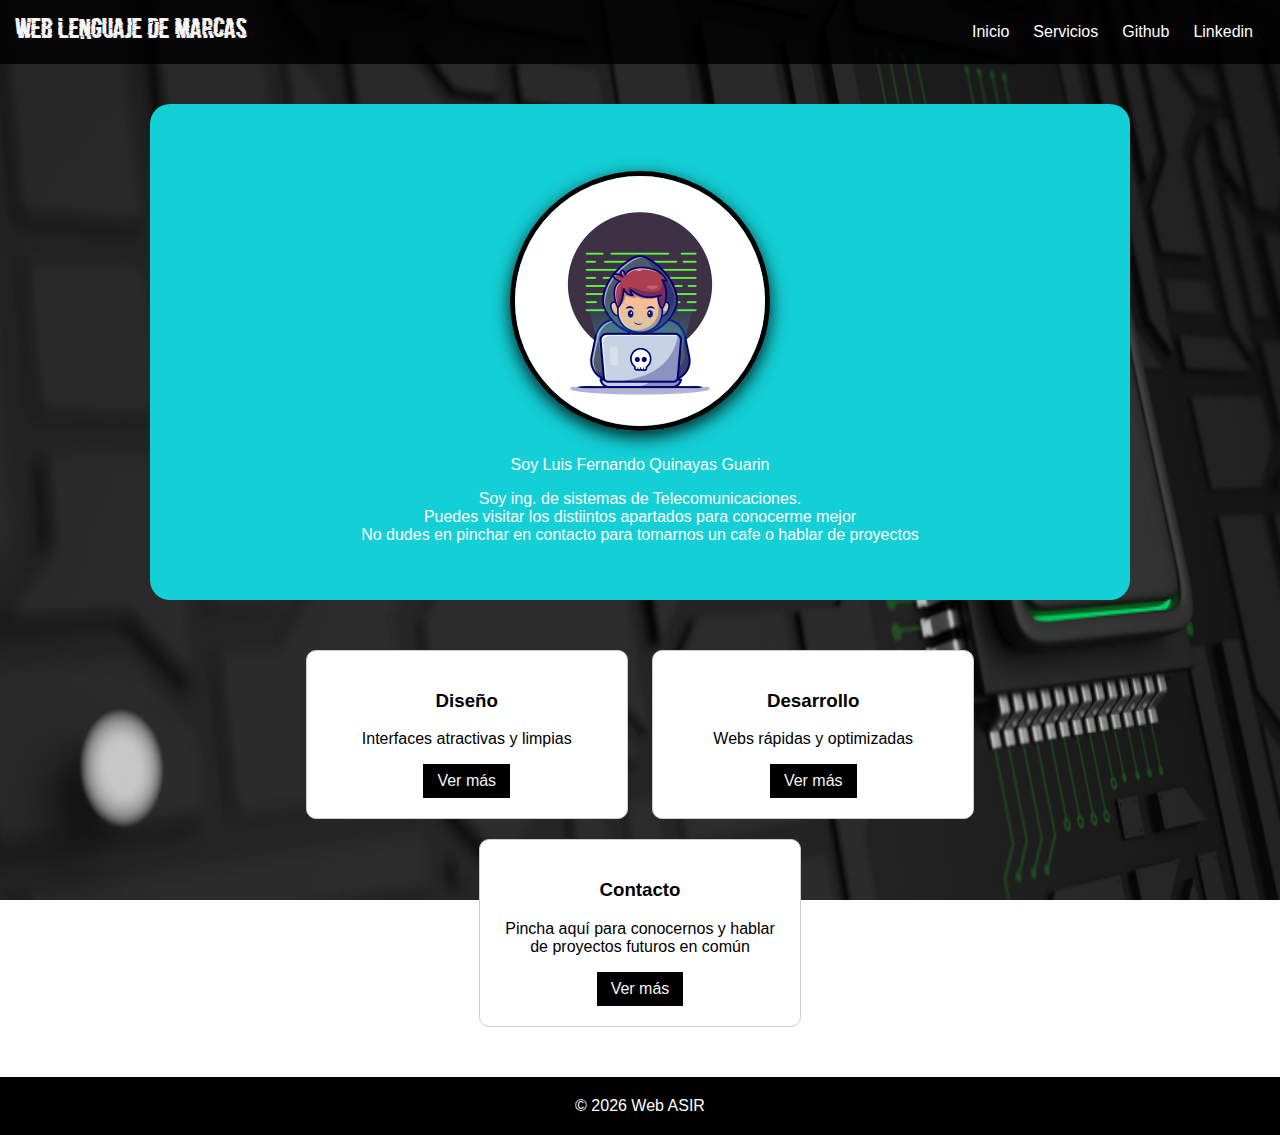
<file: Correcion_Replica_web/index.html>
<!DOCTYPE html>
<html lang="en">

<head>
    <meta charset="UTF-8">
    <meta name="viewport" content="width=device-width, initial-scale=1.0">
    <link rel="stylesheet" href="./estilo.css">
    <title>Hacker</title>
</head>

<body>
    <header class="header">
        <div class="logo">Web Lenguaje de Marcas</div>
        <nav class="menu">
            <a href="index.html">Inicio</a>
            <a href="formulario.html">Servicios</a>
            <a href="#">Github</a>
            <a href="#">Linkedin</a>
        </nav>
    </header>
    <!-- insertamos el banner con la foto + descripcion de quien soy -->
    <section class="banner">
        <h1 class="titulo"></h1>
        <img src="./img/foto2.jpg" class="foto">
        <p class="descripcion">Soy Luis Fernando Quinayas Guarin</p>
        <p class="descripcion">
            Soy ing. de sistemas de Telecomunicaciones.
            <br>Puedes visitar los distiintos apartados para conocerme mejor
            <br>No dudes en pinchar en contacto para tomarnos un cafe o hablar de proyectos
        </p>
    </section>

    <!-- Insertamos las cartas con los apartados de nuestra web. Lo hacemos introducciendo una seccion para todas, y luego una carta para cada elemento -->
    <section class="cards">
        <div class="card">
            <h3>Diseño</h3>
            <p>Interfaces atractivas y limpias</p>
            <a href="#" class="btn">Ver más</a>
        </div>

        <div class="card">
            <h3>Desarrollo</h3>
            <p>Webs rápidas y optimizadas</p>
            <a href="#" class="btn">Ver más</a>
        </div>

        <div class="card">
            <h3>Contacto</h3>
            <p>Pincha aquí para conocernos y hablar de proyectos futuros en común</p>
            <a href="#" class="btn">Ver más</a>
        </div>
    </section>

    <footer class="footer">
        &#169 2026 Web ASIR
    </footer>
</body>

</html>
</file>
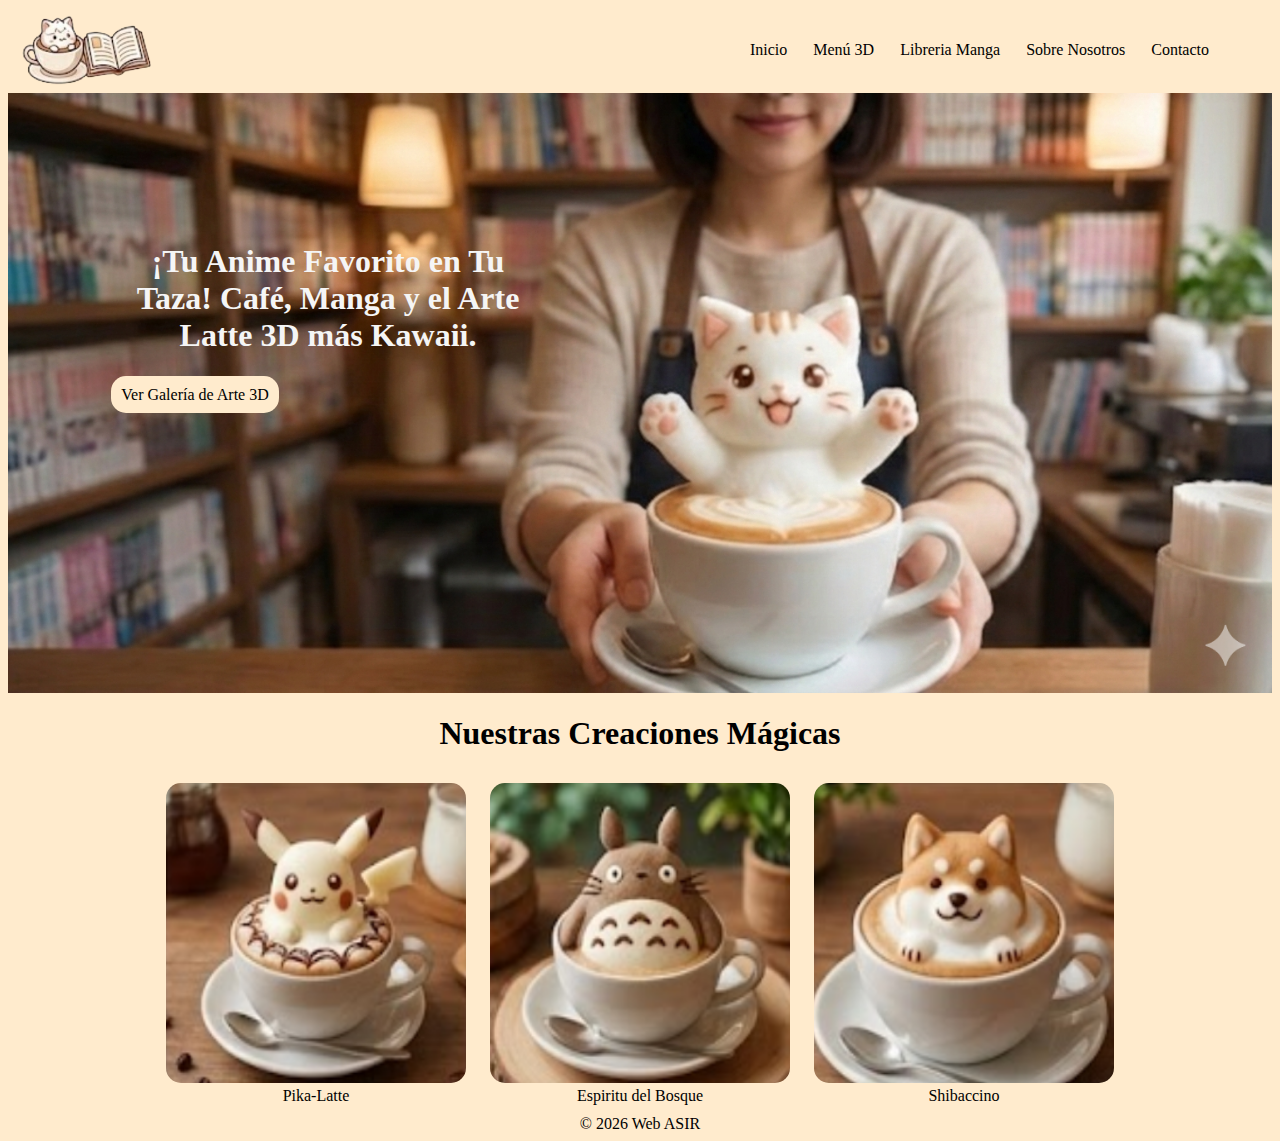
<file: Estudio_practico/index.html>
<!DOCTYPE html>
<html lang="es">
<head>
    <meta charset="UTF-8">
    <meta name="viewport" content="width=device-width, initial-scale=1.0">
    <link rel="stylesheet" href="./estilo.css">
    <title>Document</title>
</head>
<body>
    <header class="cabecera">
        <div class="logo">
            <img src="./img/logo.png" alt="logo">
        </div>
        <nav class="menu">
            <a href="./index.html">Inicio</a>
            <a href="#">Menú 3D</a>
            <a href="#">Libreria Manga</a>
            <a href="#">Sobre Nosotros</a>
            <a href="./others/contacto.html">Contacto</a>
        </nav>
    </header>

    <section class="banner">
        <h1 class="titulo_main">¡Tu Anime Favorito en Tu <br>Taza! Café, Manga y el Arte<br> Latte 3D más Kawaii.</h1>
        <a href="#" class="btn">Ver Galería de Arte 3D</a>
    </section>

    <section class="cards">
            <h1>Nuestras Creaciones Mágicas</h1>
        <div class="card">
            <img src="./img/carta1.png" alt="pika-latte">
            <br>Pika-Latte
        </div>
        <div class="card">
            <img src="./img/carta2.png" alt="totoro-latte">
            <br>Espiritu del Bosque
        </div>
        <div class="card">
            <img src="./img/carta3.png" alt="shiba-latte">
            <br>Shibaccino
        </div>
    </section>

    <footer>&#169 2026 Web ASIR</footer>
</body>
</html>
</file>
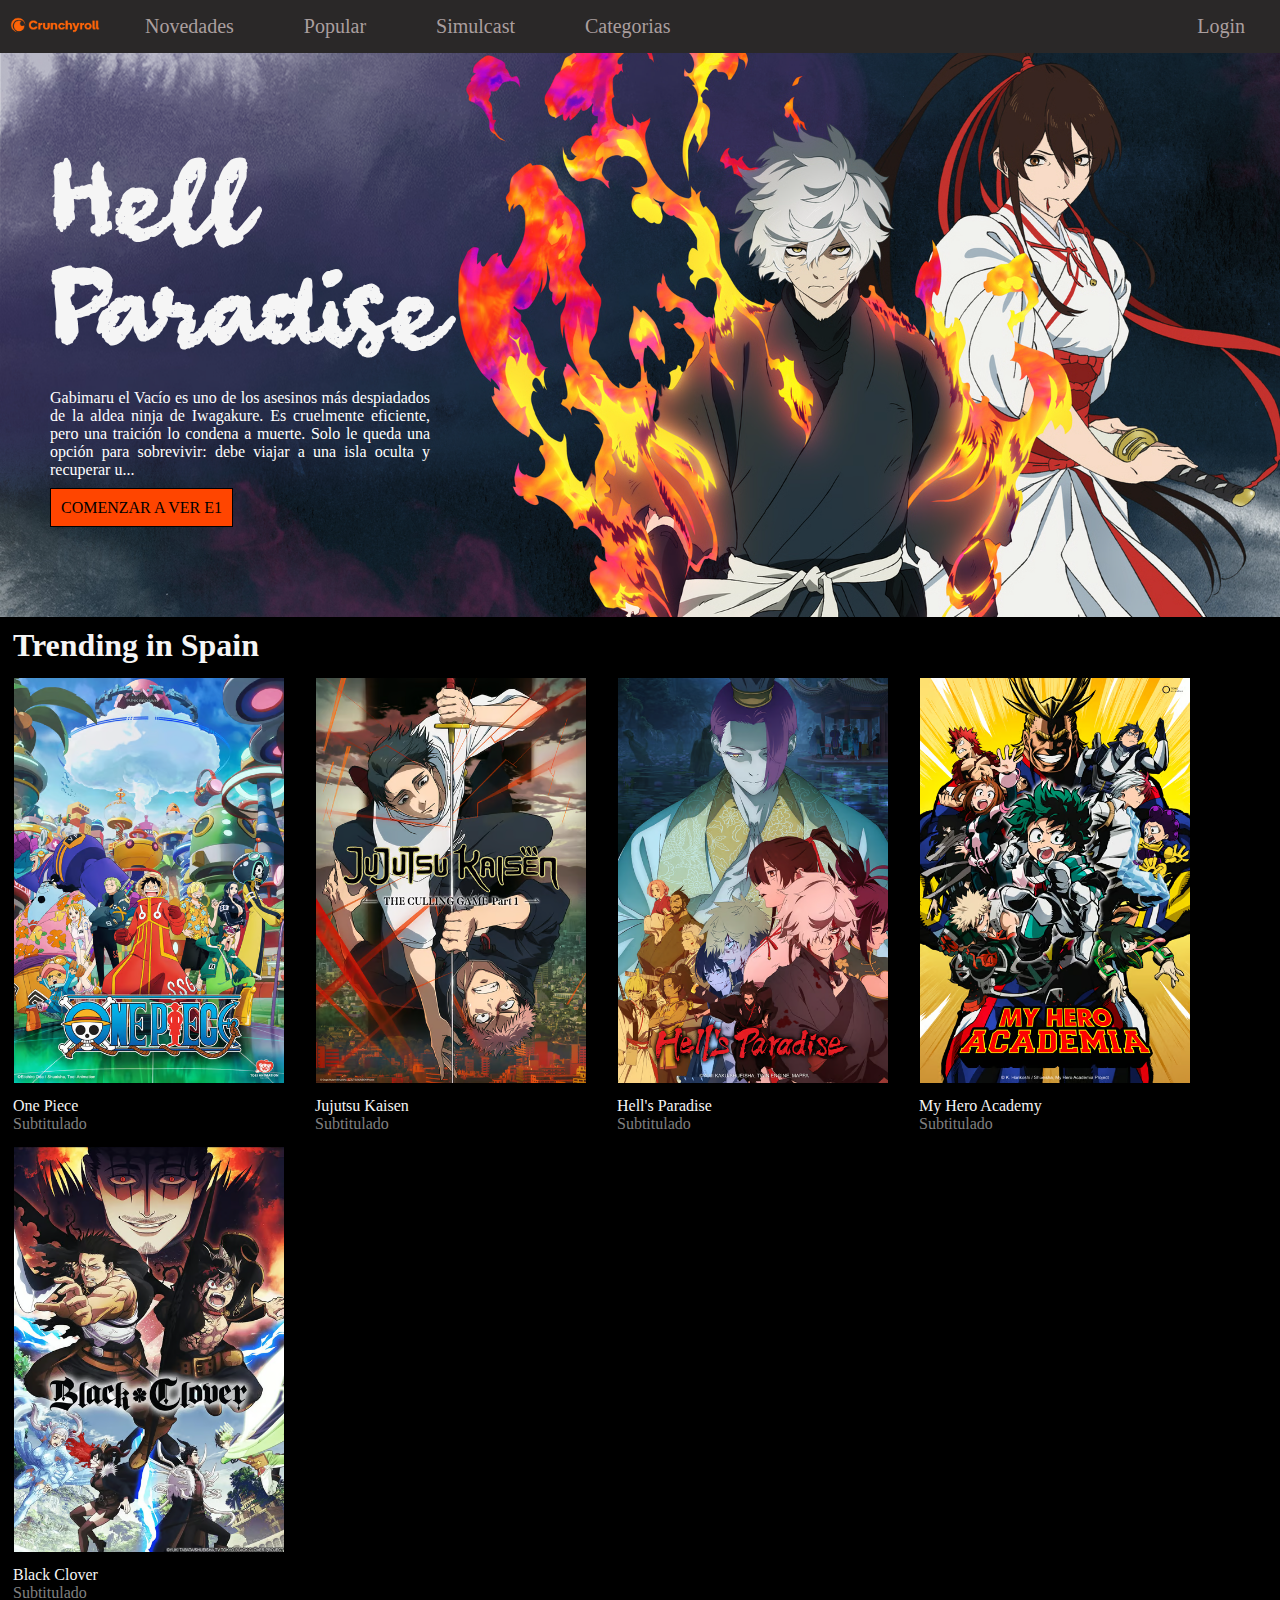
<file: Replica_Crunchyroll/index.html>
<!DOCTYPE html>
<html lang="es">

<head>
    <meta charset="UTF-8">
    <meta name="viewport" content="width=device-width, initial-scale=1.0">
    <link rel="stylesheet" href="./crunchyroll.css">
    <link rel="shortcut icon" href="./img/icons8-crunchyroll-48.png" type="image/x-icon">
    <title>Crunchyroll</title>
</head>

<body>
    <!-- Estructura del Header -->
    <header class="cabecera">
        <img src="./img/crunchyroll-Logo.png" alt="logo">
        <ul>
            <li><a href="./index.html">Novedades</a> </li>
            <li><a href="#">Popular</a> </li>
            <li><a href="#">Simulcast</a> </li>
            <li>
                <a href="#">Categorias</a>
                <ul>
                    <li><a href="#">Ver Todo (A-Z)</a></li>
                    <li><a href="#">Calendario de lanzamiento</a></li>
                    <li><a href="#">Videos musicales y conciertos</a></li>
                </ul>
            </li>
        </ul>

        <ul class="login">
            <li>
                <a href="./others/login.html">Login</a>
            </li>
        </ul>
    </header>

    <!-- Estructura del banner -->
    <section class="banner">
        <div class="contenido">
            <h1 class="titulo1">Hell<br>Paradise</h1>
            <p class="texto">
                <br>Gabimaru el Vacío es uno de los asesinos más despiadados de la aldea ninja de
                Iwagakure. Es
                cruelmente eficiente, pero una traición lo condena a muerte. Solo le queda una opción para sobrevivir:
                debe
                viajar a una isla oculta y recuperar u...
            </p>
            <a href="#" class="btn">COMENZAR A VER E1</a>
        </div>
    </section>

    <!-- Estructura de las cartas -->
    <section class="cards">
        <h1 class="titulo2">Trending in Spain</h1>
        <div class="card"><img src="./img/one_piece.avif" alt="one_piece">
            <p class="nombre">One Piece
            <p class="letra">Subtitulado</p>
        </div>
        <div class="card"><img src="./img/jujutsu.avif" alt="jujutsu">
            <p class="nombre">Jujutsu Kaisen</p>
            <p class="letra">Subtitulado</p>
        </div>
        <div class="card"><img src="./img/port_hell_paradise.avif" alt="hell_paradise">
            <p class="nombre">Hell's Paradise</p>
            <p class="letra">Subtitulado</p>
        </div>
        <div class="card"><img src="./img/my_hero_academy.avif" alt="my_hero_aca">
            <p class="nombre">My Hero Academy</p>
            <p class="letra">Subtitulado</p>
        </div>
        <div class="card"><img src="./img/black_clover.avif" alt="black_clover">
            <p class="nombre">Black Clover</p>
            <p class="letra">Subtitulado</p>
        </div>
    </section>
</body>

</html>
</file>
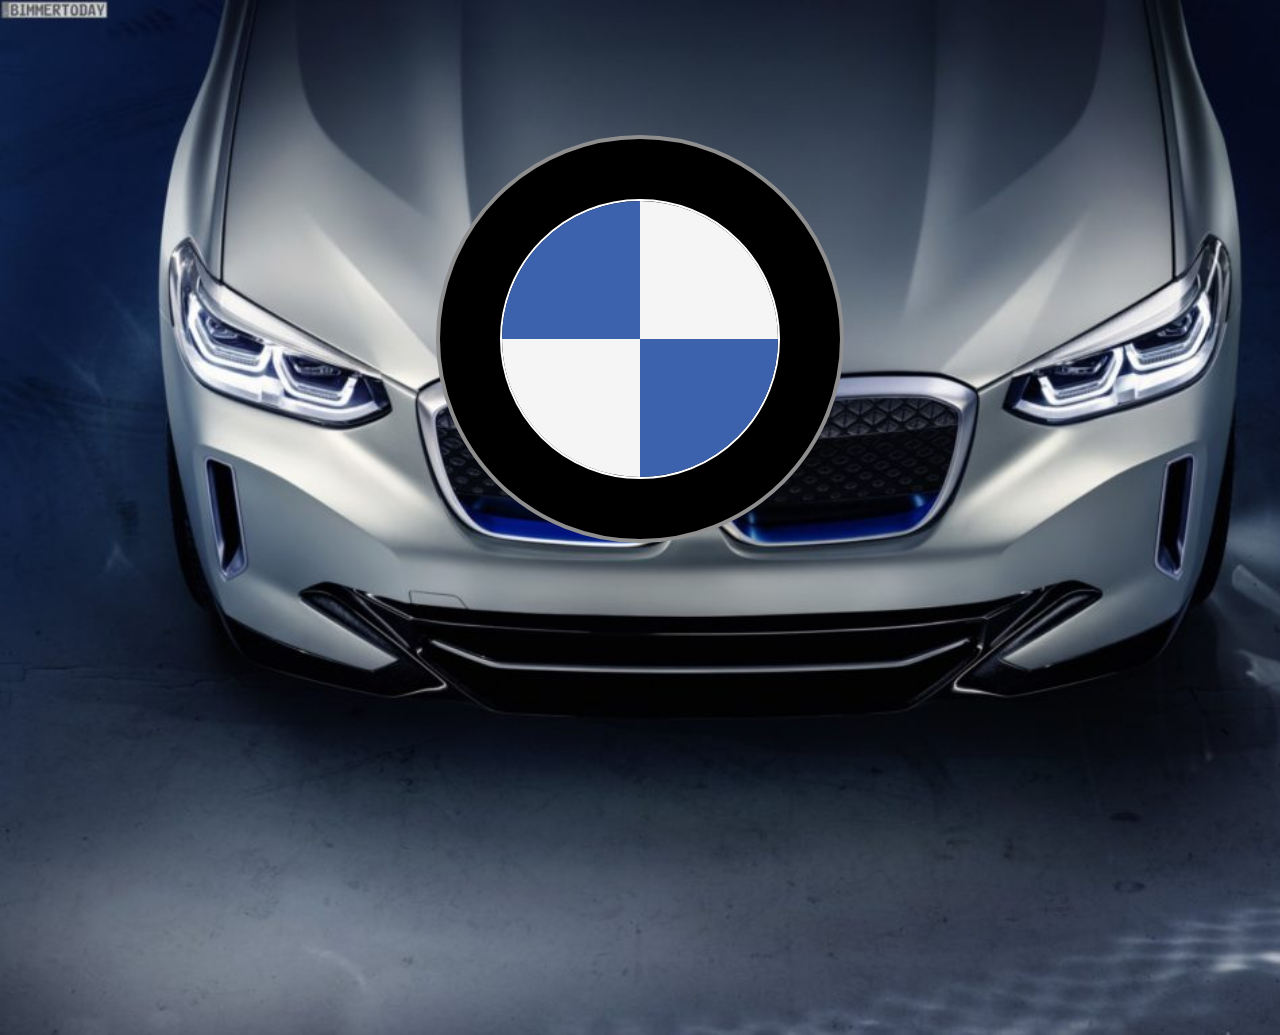
<file: BMW/logo_bmw.html>
<!DOCTYPE html>
<html lang="en">
<head>
    <meta charset="UTF-8">
    <meta name="viewport" content="width=device-width, initial-scale=1.0">
    <link rel="stylesheet" href="estilo.css">
    <title>Logo BMW</title>
</head>
<body>
<div class="contenido_tabla">
    <table>
        <tr>
            <td class="azul_izq"></td>
            <td class="blanco_der"></td>
        </tr>
        <tr>
            <td class="blanco_izq"></td>
            <td class="azul_der"></td>
        </tr>
    </table>
</div>
</body>
</html>
</file>
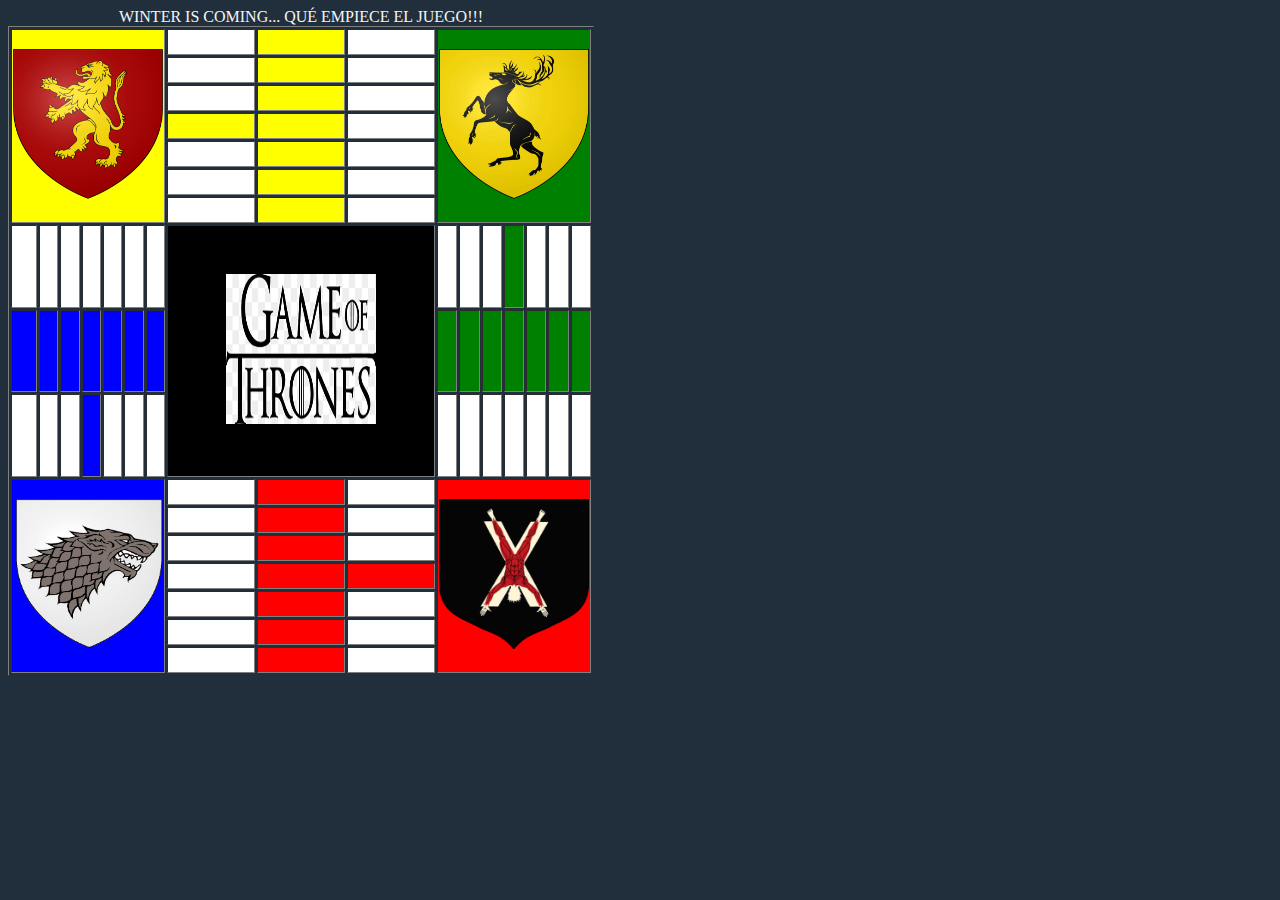
<file: Juego_de_Tronos/juego_de_tronos.html>
<!DOCTYPE html>
<html lang="en">

<head>
    <meta charset="UTF-8">
    <meta name="viewport" content="width=device-width, initial-scale=1.0">
    <title>Juego de Tronos</title>
</head>

<body bgcolor=" #212F3D">
    <table weidth="650px" height="650px" border="1px">

        <!-- TITULO -->
        <caption>
            <font face="Algerian" color="whitesmoke">WINTER IS COMING... QUÉ EMPIECE EL JUEGO!!!</font>
        </caption>

        <!-- Inicio parte Superior -->
        <tr bgcolor="white">
            <td align="center" width="84px" height="22px" rowspan="7" colspan="7" bgcolor="yellow"><img
                    src="img/Lannister.png" alt="Lannister" width="150px" height="150px"></td>
            <td width="84px" height="22px"></td>
            <td width="84px" height="22px" bgcolor="yellow"></td>
            <td width="84px" height="22px"></td>
            <td align="center" width="84px" height="22px" rowspan="7" colspan="7" bgcolor="green"><img
                    src="img/Casa_Baratheon_estandarte.webp" alt="Baratheon" width="150px" height="150px"></td>
        </tr>
        <tr bgcolor="white">
            <td width="84px" height="22px"></td>
            <td width="84px" height="22px" bgcolor="yellow"></td>
            <td width="84px" height="22px"></td>
        </tr>
        <tr bgcolor="white">
            <td width="84px" height="22px"></td>
            <td width="84px" height="22px" bgcolor="yellow"></td>
            <td width="84px" height="22px"></td>
        </tr>
        <tr bgcolor="white">
            <td width="84px" height="22px" bgcolor="yellow"></td>
            <td width="84px" height="22px" bgcolor="yellow"></td>
            <td width="84px" height="22px"></td>
        </tr>
        <tr bgcolor="white">
            <td width="84px" height="22px"></td>
            <td width="84px" height="22px" bgcolor="yellow"></td>
            <td width="84px" height="22px"></td>
        </tr>
        <tr bgcolor="white">
            <td width="84px" height="22px"></td>
            <td width="84px" height="22px" bgcolor="yellow"></td>
            <td width="84px" height="22px"></td>
        </tr>
        <tr bgcolor="white">
            <td width="84px" height="22px"></td>
            <td width="84px" height="22px" bgcolor="yellow"></td>
            <td width="84px" height="22px"></td>
        </tr>
        <!-- Fin parte Superior -->

        <!--INICIO INGERTO PARTE CENTRAL-->
        <tr>
            <td bgcolor="white"></td>
            <td bgcolor="white"></td>
            <td bgcolor="white"></td>
            <td bgcolor="white"></td>
            <td bgcolor="white"></td>
            <td bgcolor="white"></td>
            <td bgcolor="white"></td>
            <td align="center" bgcolor="black" colspan="3" rowspan="3"><img src="img/logo.png" height="150px"
                    width="150px"></td>
            <td bgcolor="white"></td>
            <td bgcolor="white"></td>
            <td bgcolor="white"></td>
            <td bgcolor="green"></td>
            <td bgcolor="white"></td>
            <td bgcolor="white"></td>
            <td bgcolor="white"></td>
        </tr>
        <tr>
            <td bgcolor="blue"></td>
            <td bgcolor="blue"></td>
            <td bgcolor="blue"></td>
            <td bgcolor="blue"></td>
            <td bgcolor="blue"></td>
            <td bgcolor="blue"></td>
            <td bgcolor="blue"></td>
            <td bgcolor="green"></td>
            <td bgcolor="green"></td>
            <td bgcolor="green"></td>
            <td bgcolor="green"></td>
            <td bgcolor="green"></td>
            <td bgcolor="green"></td>
            <td bgcolor="green"></td>
        </tr>
        <tr>
            <td bgcolor="white" width="22px" heigth="84px"></td>
            <td bgcolor="white"></td>
            <td bgcolor="white"></td>
            <td bgcolor="blue"></td>
            <td bgcolor="white"></td>
            <td bgcolor="white"></td>
            <td bgcolor="white"></td>
            <td bgcolor="white"></td>
            <td bgcolor="white"></td>
            <td bgcolor="white"></td>
            <td bgcolor="white"></td>
            <td bgcolor="white"></td>
            <td bgcolor="white"></td>
            <td bgcolor="white"></td>
        </tr>
        <!--FIN DEL INGERTO-->

        <!-- Inicio parte Inferior -->
        <tr bgcolor="white">
            <td align="center" bgcolor="blue" width="84px" height="22px" rowspan="7" colspan="7"><img
                    src="img/Stark.png" alt="Stark" width="150px" height="150px"></td>
            <td width="84px" height="22px"></td>
            <td width="84px" height="22px" bgcolor="red"></td>
            <td width="84px" height="22px"></td>
            <td align="center" bgcolor="red" width="84px" height="22px" rowspan="7" colspan="7"><img
                    src="img/House-Bolton-Main-Shield.png" alt="Stark" width="150px" height="150px"></td>
        </tr>
        <tr bgcolor="white">
            <td width="84px" height="22px"></td>
            <td width="84px" height="22px" bgcolor="red"></td>
            <td width="84px" height="22px"></td>
        </tr>
        <tr bgcolor="white">
            <td width="84px" height="22px"></td>
            <td width="84px" height="22px" bgcolor="red"></td>
            <td width="84px" height="22px"></td>
        </tr>
        <tr bgcolor="white">
            <td width="84px" height="22px"></td>
            <td width="84px" height="22px" bgcolor="red"></td>
            <td width="84px" height="22px" bgcolor="red"></td>
        </tr>
        <tr bgcolor="white">
            <td width="84px" height="22px"></td>
            <td width="84px" height="22px" bgcolor="red"></td>
            <td width="84px" height="22px"></td>
        </tr>
        <tr bgcolor="white">
            <td width="84px" height="22px"></td>
            <td width="84px" height="22px" bgcolor="red"></td>
            <td width="84px" height="22px"></td>
        </tr>
        <tr bgcolor="white">
            <td width="84px" height="22px"></td>
            <td width="84px" height="22px" bgcolor="red"></td>
            <td width="84px" height="22px"></td>
        </tr>
        <!-- Fin parte Inferior -->
    </table>
</body>

</html>
</file>
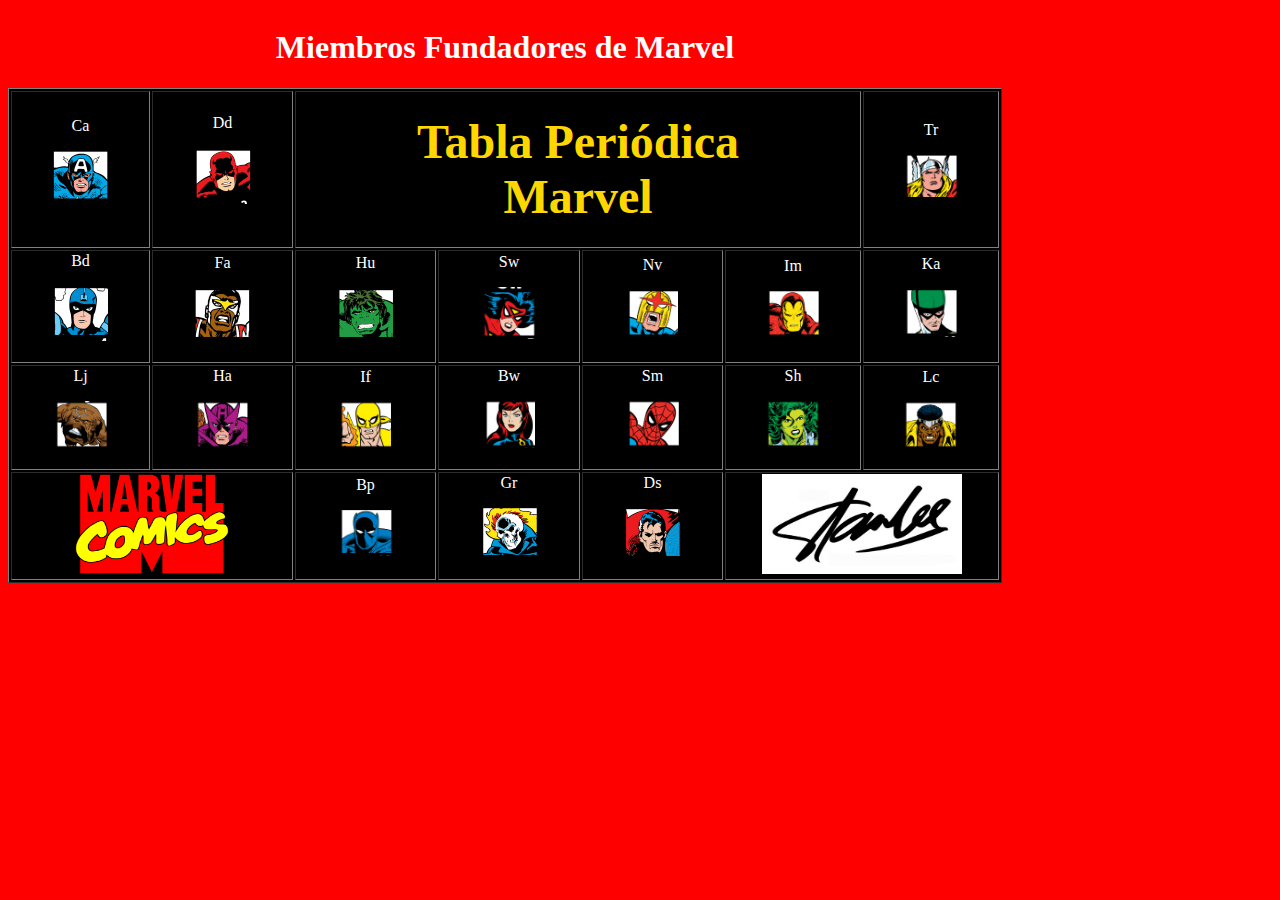
<file: Marvel/ejercicio1.html>
<!DOCTYPE html>
<html lang="en">

<head>
    <meta charset="UTF-8">
    <meta name="viewport" content="width=device-width, initial-scale=1.0">
    <link rel="icon" type="image/x-icon" href="img/logo.png">
    <title>Marvel</title>

</head>

<body bgcolor="red">
    <table border="1px" width="770px" height="440px" bgcolor="black">
        <caption>
            <h1>
                <font color="white">Miembros Fundadores de Marvel</font>
            </h1>
        </caption>
        <tr>
            <td width="100px" height="100px" align="center"><figcaption><font color="white">Ca</font></figcaption><figure><img src="img/Ca.png"></figure></td>
            <td width="100px" height="100px" align="center"><figcaption><font color="white">Dd</font></figcaption><figure><img src="img/Dd.png"></figure></td>
            <td width="100px" height="100px" colspan="4" align="center">
                <h1>
                    <font color="gold" size="10px">Tabla Periódica <br>Marvel</font>
                </h1>
            </td>
            <td width="100px" height="100px" align="center"><figcaption><font color="white">Tr</font></figcaption><figure><img src="img/Tr.png"></figure></td>
        </tr>
        <tr>
            <td width="100px" height="100px" align="center"><figcaption><font color="white">Bd</font></figcaption><figure><img src="img/Bb.png"></figure></td>
            <td width="100px" height="100px" align="center"><figcaption><font color="white">Fa</font></figcaption><figure><img src="img/Fa.png"></figure></td>
            <td width="100px" height="100px" align="center"><figcaption><font color="white">Hu</font></figcaption><figure><img src="img/Hu.png"></figure></td>
            <td width="100px" height="100px" align="center"><figcaption><font color="white">Sw</font></figcaption><figure><img src="img/Sw.png"></figure></td>
            <td width="100px" height="100px" align="center"><figcaption><font color="white">Nv</font></figcaption><figure><img src="img/Nv.png"></figure></td>
            <td width="100px" height="100px" align="center"><figcaption><font color="white">Im</font></figcaption><figure><img src="img/Im.png"></figure></td>
            <td width="100px" height="100px" align="center"><figcaption><font color="white">Ka</font></figcaption><figure><img src="img/Ka.png"></figure></td>
        </tr>
        <tr>
            <td width="100px" height="100px" align="center"><figcaption><font color="white">Lj</font></figcaption><figure><img src="img/Lj.png"></figure></td>
            <td width="100px" height="100px" align="center"><figcaption><font color="white">Ha</font></figcaption><figure><img src="img/Ha.png"></figure></td>
            <td width="100px" height="100px" align="center"><figcaption><font color="white">If</font></figcaption><figure><img src="img/If.png"></figure></td>
            <td width="100px" height="100px" align="center"><figcaption><font color="white">Bw</font></figcaption><figure><img src="img/Bw.png"></figure></td>
            <td width="100px" height="100px" align="center"><figcaption><font color="white">Sm</font></figcaption><figure><img src="img/Sm.png"></figure></td>
            <td width="100px" height="100px" align="center"><figcaption><font color="white">Sh</font></figcaption><figure><img src="img/Sh.png"></figure></td>
            <td width="100px" height="100px" align="center"><figcaption><font color="white">Lc</font></figcaption><figure><img src="img/Lc.png"></figure></td>
        </tr>
        <tr>
            <td width="100px" height="100px" align="center" colspan="2"><a href="https://www.superhero-exhibition.com/es/"><img src="img/logo.png" width="200px"
                    height="100px"></a></td>
            <td width="100px" height="100px" align="center"><figcaption><font color="white">Bp</font></figcaption><figure><img src="img/Bp.png"></figure></td>
            <td width="100px" height="100px" align="center"><figcaption><font color="white">Gr</font></figcaption><figure><img src="img/Gr.png"></figure></td>
            <td width="100px" height="100px" align="center"><figcaption><font color="white">Ds</font></figcaption><figure><img src="img/Ds.png"></figure></td>
            <td width="100px" height="100px" align="center" colspan="2"><a href="https://es.wikipedia.org/wiki/Stan_Lee"><img src="img/stanlee.jpg" width="200px" height="100px"></a></td>
        </tr>
    </table>
</body>

</html>
</file>
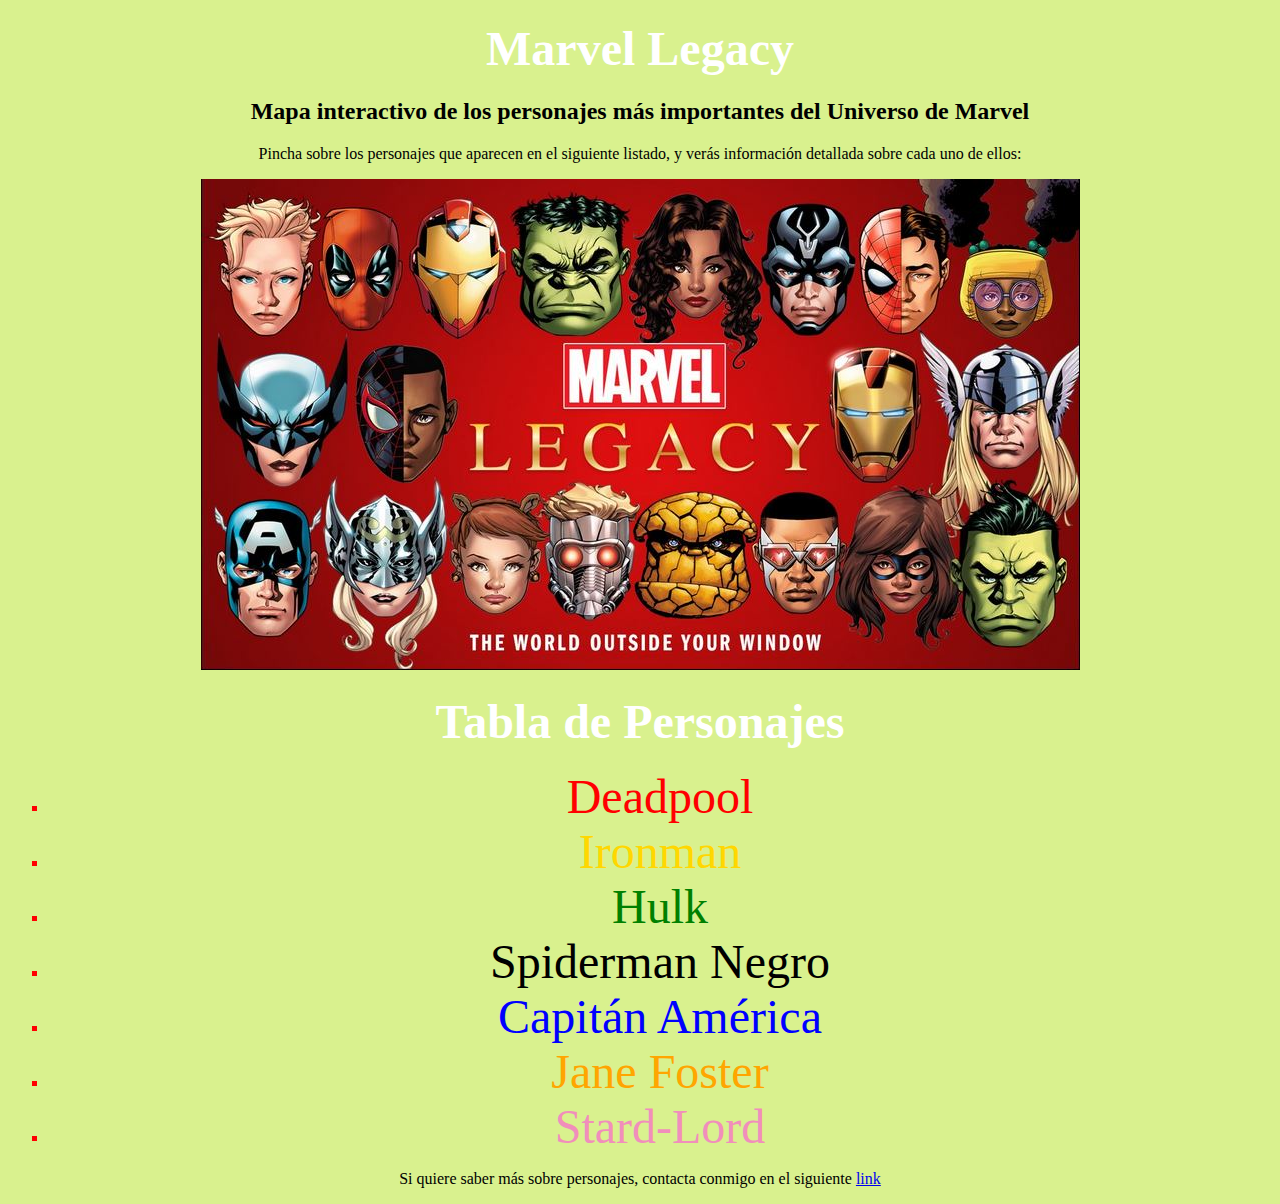
<file: Marvel/ejercicio2.html>
<!DOCTYPE html>
<html lang="en">

<head>
    <meta charset="UTF-8">
    <meta name="viewport" content="width=device-width, initial-scale=1.0">
    <link rel="icon" type="image/x-icon" href="img/logo.png">
    <title>Mapeado Imagenes</title>
</head>

<body align="center" bgcolor=" #d9f18e">
    <h1>
        <font color="white" family="Arial" size="80px">Marvel Legacy</font>
    </h1>
    <h2>Mapa interactivo de los personajes más importantes del Universo de Marvel</h2>
    <p>Pincha sobre los personajes que aparecen en el siguiente listado, y verás información detallada sobre cada uno de
        ellos:</p>
    <img src="img/Marvel-Legacy-personajes.jpg" usemap="#marvel">
    <map name="marvel">
        <area shape="circle" coords="202, 242, 44" href="https://es.wikipedia.org/wiki/Spider-Man" target="_blank" >
        <area shape="circle" coords="388, 381, 40" href="https://es.wikipedia.org/wiki/Star-Lord" target="_blank" >
        <area shape="circle" coords="675, 245, 40" href="https://es.wikipedia.org/wiki/Iron_Man" target="_blank" >
        <area shape="circle" coords="368, 89, 51" href="https://es.wikipedia.org/wiki/Hulk" target="_blank" >
        <area shape="circle" coords="63, 396, 42" href="https://es.wikipedia.org/wiki/Capit%C3%A1n_Am%C3%A9rica" target="_blank" >
        <area shape="circle" coords="805, 237, 51" href="https://es.wikipedia.org/wiki/Thor" target="_blank" >
    </map>
    <h2><font color="white" family="Verdana" size="32px">Tabla de Personajes</font></h2>

    <font color="red">
        <ul>
            <li type="square"><font size="14" family="Verdana">Deadpool</font></li>
            <li type="square"><font size="14" family="Verdana" color="gold">Ironman</font></li>
            <li type="square"><font size="14" family="Verdana" color="green">Hulk</font></li>
            <li type="square"><font size="14" family="Verdana" color="black">Spiderman Negro</font></li>
            <li type="square"><font size="14" family="Verdana" color="blue">Capitán América</font></li>
            <li type="square"><font size="14" family="Verdana" color="orange">Jane Foster</font></li>
            <li type="square"><font size="14" family="Verdana" color="#f18ebb">Stard-Lord</font></li>
        </ul>
    </font>
    
    <p>Si quiere saber más sobre personajes, contacta conmigo en el siguiente <a href="mailto:raul.rodriguez@universidadeuropea.es">link</a></p>
</body>
</html>
</file>
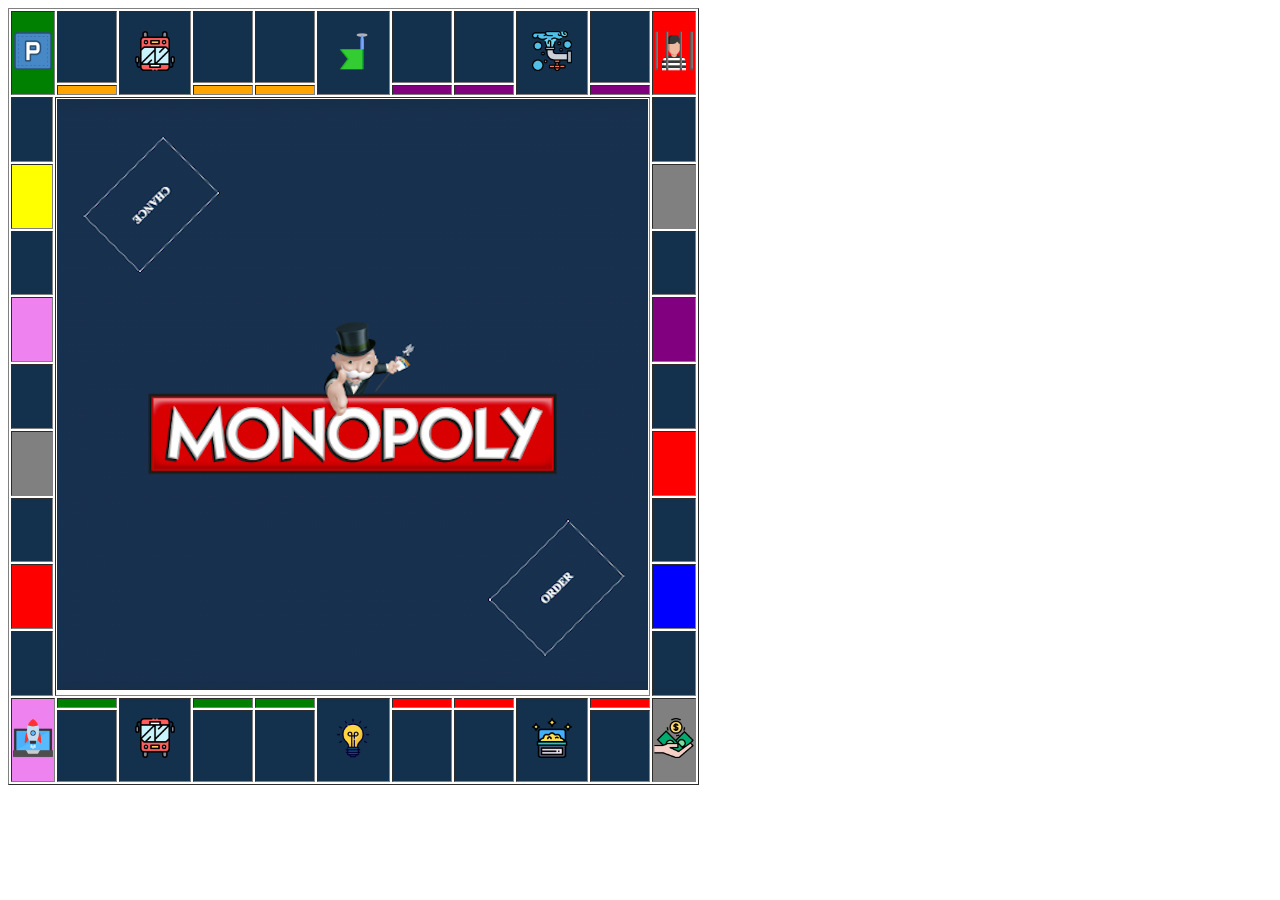
<file: Monopoly/monopoly.html>
<!DOCTYPE html>
<html lang="en">
<head>
    <meta charset="UTF-8">
    <meta name="viewport" content="width=device-width, initial-scale=1.0">
    <title>Document</title>
</head>
<body>
    <table width="650px" height="650px" border="1px">
        <tr align="center">
            <td rowspan="2" colspan="2" width="80px" height="80px" bgcolor="green"><img src="img/senal-de-estacionamiento.png" width="40px" height="40px"></td>
            <td width="80px" height="60px" bgcolor="#13314D"></td>
            <td rowspan="2" width="80px" height="60px" bgcolor="#13314D" ><img width="40px" height="40px" src="img/bus.png"></td>
            <td width="80px" height="60px" bgcolor="#13314D"></td>
            <td width="80px" height="60px" bgcolor="#13314D"></td>
            <td rowspan="2" width="80px" height="60px" bgcolor="#13314D" ><img width="40px" height="40px" src="img/ubicacion.png"></td>
            <td width="80px" height="60px" bgcolor="#13314D"></td>
            <td width="80px" height="60px" bgcolor="#13314D"></td>
            <td rowspan="2" width="80px" height="60px" bgcolor="#13314D" ><img width="40px" height="40px" src="img/grifo-de-agua.png"></td>
            <td width="80px" height="60px" bgcolor="#13314D"></td>
            <td rowspan="2" colspan="2" width="80px" height="80px" bgcolor="red"><img src="img/prisionero.png" width="40px" height="40px"></td>
        </tr>

        <tr>
            <td width="80px" height="5px" bgcolor="orange"></td>
            <td width="80px" height="5px" bgcolor="orange"></td>
            <td width="80px" height="5px" bgcolor="orange"></td>
            <td width="80px" height="5px" bgcolor="purple"></td>
            <td width="80px" height="5px" bgcolor="purple"></td>
            <td width="80px" height="5px" bgcolor="purple"></td>
        </tr>

        <tr>
            <td width="80px" height="60px" bgcolor="#13314D"></td>
            <td  rowspan="9" colspan="10"><img src="img/monopoly.png"></td>
            <td width="80px" height="60px" bgcolor="#13314D"></td>
        </tr>

        <tr>
            <td width="80px" height="60px" bgcolor="yellow"></td>
            <td width="80px" height="60px" bgcolor="grey"></td>
        </tr>

        <tr>
            <td width="80px" height="60px" bgcolor="#13314D"></td>
            <td width="80px" height="60px" bgcolor="#13314D"></td>
        </tr>

        <tr>
            <td width="80px" height="60px" bgcolor="violet"></td>
            <td width="80px" height="60px" bgcolor="purple"></td>
        </tr>

        <tr>
            <td width="80px" height="60px" bgcolor="#13314D"></td>
            <td width="80px" height="60px" bgcolor="#13314D"></td>
        </tr>

        <tr>
            <td width="80px" height="60px" bgcolor="grey"></td>
            <td width="80px" height="60px" bgcolor="red"></td>
        </tr>

        <tr>
            <td width="80px" height="60px" bgcolor="#13314D"></td>
            <td width="80px" height="60px" bgcolor="#13314D"></td>
        </tr>

        <tr>
            <td width="80px" height="60px" bgcolor="red"></td>
            <td width="80px" height="60px" bgcolor="blue"></td>
        </tr>

        <tr>
            <td width="80px" height="60px" bgcolor="#13314D"></td>
            <td width="80px" height="60px" bgcolor="#13314D"></td>
        </tr>

        <tr align="center">
            <td rowspan="2" colspan="2" width="80px" height="80px" bgcolor="violet"><img src="img/start-up.png" width="40px" height="40px"></td>
            <td width="80px" height="5px" bgcolor="green"></td>
            <td rowspan="2" width="80px" height="5px" bgcolor="#13314D"><img width="40px" height="40px" src="img/autobus.png"></td>
            <td width="80px" height="5px" bgcolor="green"></td>
            <td width="80px" height="5px" bgcolor="green"></td>
            <td rowspan="2" width="80px" height="60px" bgcolor="#13314D"><img width="40px" height="40px" src="img/bombilla-de-idea.png"></td>
            <td width="80px" height="5px" bgcolor="red"></td>
            <td width="80px" height="5px" bgcolor="red"></td>
            <td rowspan="2" width="80px" height="5px" bgcolor="#13314D"><img width="40px" height="40px" src="img/tesoro.png"></td>
            <td width="80px" height="5px" bgcolor="red"></td>
            <td rowspan="2" colspan="2" width="80px" height="80px" bgcolor="grey"><img src="img/dinero.png" width="40px" height="40px"></td>
        </tr>

         <tr>
            <td width="80px" height="60px" bgcolor="#13314D"></td>
            <td width="80px" height="60px" bgcolor="#13314D"></td>
            <td width="80px" height="60px" bgcolor="#13314D"></td>
            <td width="80px" height="60px" bgcolor="#13314D"></td>
            <td width="80px" height="60px" bgcolor="#13314D"></td>
            <td width="80px" height="60px" bgcolor="#13314D"></td>
        </tr>
    </table>
</body>
</html>
</file>
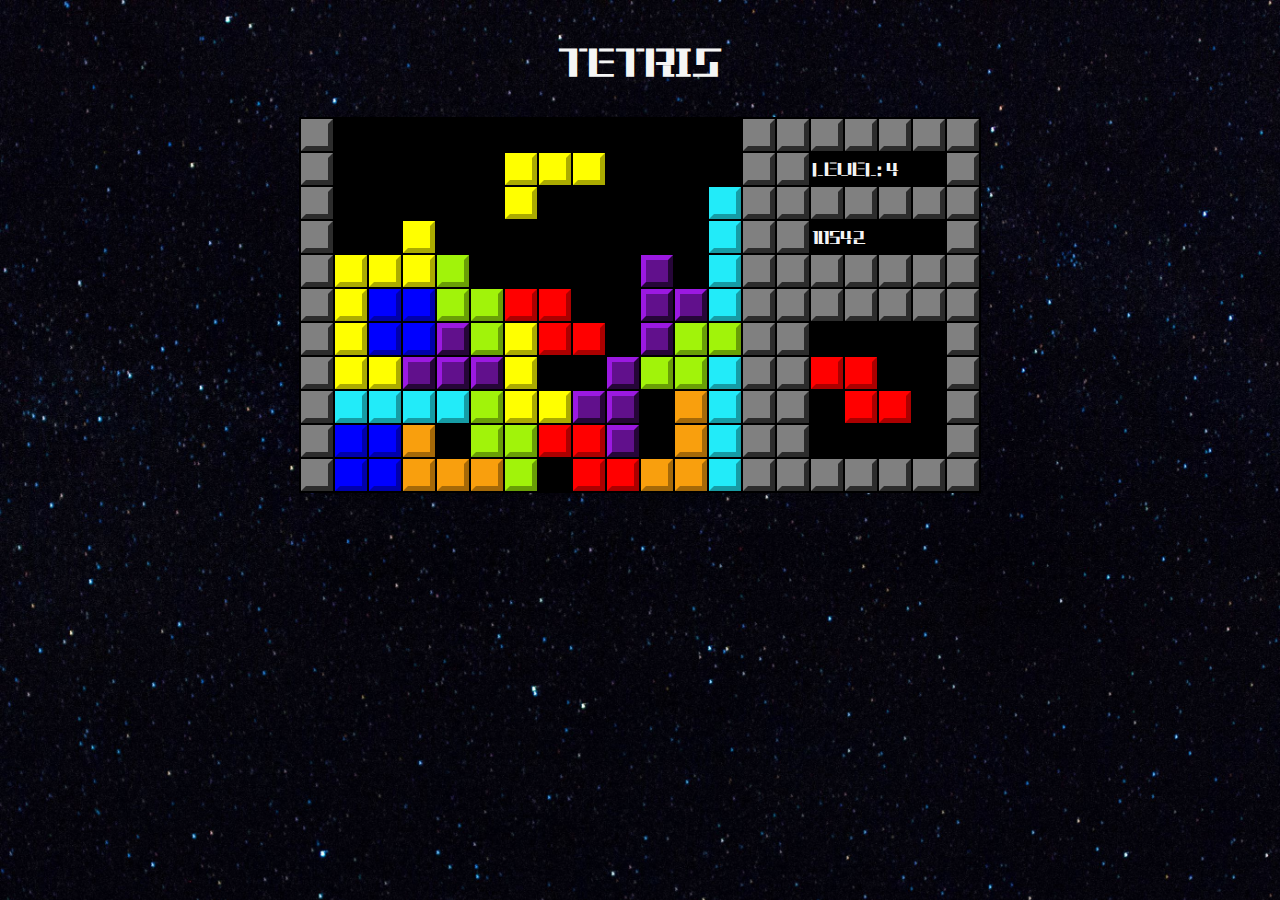
<file: Tetris/tetris.html>
<!DOCTYPE html>
<html lang="en">
<head>
    <meta charset="UTF-8">
    <meta name="viewport" content="width=device-width, initial-scale=1.0">
    <link rel="stylesheet" href="./estilo.css">
    <title>Tetris</title>
</head>
<body>
    <table>
        <caption><h1>TETRIS</h1></caption>
       <tr>
        <td></td>
        <td id="vacio" colspan="12"></td>
        <td></td>
        <td></td>
        <td></td>
        <td></td>
        <td></td>
        <td></td>
        <td></td>
       </tr>

       <tr>
        <td></td>
        <td id="vacio" colspan="5"></td>
        <td id="amarillo"></td>
        <td id="amarillo"></td>
        <td id="amarillo"></td>
        <td id="vacio" colspan="4"></td>
        <td></td>
        <td></td>
        <td id="vacio" colspan="4">LEVEL: 4</td>
        <td></td>
       </tr>

       <tr>
        <td></td>
        <td id="vacio" colspan="5"></td>
        <td id="amarillo"></td>
        <td id="vacio" colspan="5"></td>
        <td id="azulclaro"></td>
        <td></td>
        <td></td>
        <td></td>
        <td></td>
        <td></td>
        <td></td>
        <td></td>
       </tr>

       <tr>
        <td></td>
        <td id="vacio" colspan="2"></td>
        <td id="amarillo"></td>
        <td id="vacio" colspan="8"></td>
        <td id="azulclaro"></td>
        <td></td>
        <td></td>
        <td id="vacio" colspan="4">10542</td>
        <td></td>
       </tr>

        <tr>
            <td></td>
            <td id="amarillo"></td>
            <td id="amarillo"></td>
            <td id="amarillo"></td>
            <td id="verde"></td>
            <td id="vacio" colspan="5"></td>
            <td id="morado"></td>
            <td id="vacio"></td>
            <td id="azulclaro"></td>
            <td></td>
            <td></td>
            <td></td>
            <td></td>
            <td></td>
            <td></td>
            <td></td>
        </tr>

       <tr>
        <td></td>
        <td id="amarillo"></td>
        <td id="azuloscuro"></td>
        <td id="azuloscuro"></td>
        <td id="verde"></td>
        <td id="verde"></td>
        <td id="rojo"></td>
        <td id="rojo"></td>
        <td id="vacio" colspan="2"></td>
        <td id="morado"></td>
        <td id="morado"></td>
        <td id="azulclaro"></td>
        <td></td>
        <td></td>
        <td></td>
        <td></td>
        <td></td>
        <td></td>
        <td></td>
       </tr>

       <tr>
        <td></td>
        <td id="amarillo"></td>
        <td id="azuloscuro"></td>
        <td id="azuloscuro"></td>
        <td id="morado"></td>
        <td id="verde"></td>
        <td id="amarillo"></td>
        <td id="rojo"></td>
        <td id="rojo"></td>
        <td id="vacio"></td>
        <td id="morado"></td>
        <td id="verde"></td>
        <td id="verde"></td>
        <td></td>
        <td></td>
        <td id="vacio" colspan="4"></td>
        <td></td>
       </tr>

       <tr>
        <td></td>
        <td id="amarillo"></td>
        <td id="amarillo"></td>
        <td id="morado"></td>
        <td id="morado"></td>
        <td id="morado"></td>
        <td id="amarillo"></td>
        <td id="vacio" colspan="2"></td>
        <td id="morado"></td>
        <td id="verde"></td>
        <td id="verde"></td>
        <td id="azulclaro"></td>
        <td></td>
        <td></td>
        <td id="rojo"></td>
        <td id="rojo"></td>
        <td id="vacio" colspan="2"></td>
        <td></td>
       </tr>

       <tr>
        <td></td>
        <td id="azulclaro"></td>
        <td id="azulclaro"></td>
        <td id="azulclaro"></td>
        <td id="azulclaro"></td>
        <td id="verde"></td>
        <td id="amarillo"></td>
        <td id="amarillo"></td>
        <td id="morado"></td>
        <td id="morado"></td>
        <td id="vacio"></td>
        <td id="naranja"></td>
        <td id="azulclaro"></td>
        <td></td>
        <td></td>
        <td id="vacio"></td>
        <td id="rojo"></td>
        <td id="rojo"></td>
        <td id="vacio"></td>
        <td></td>
       </tr>

       <tr>
        <td></td>
        <td id="azuloscuro"></td>
        <td id="azuloscuro"></td>
        <td id="naranja"></td>
        <td id="vacio"></td>
        <td id="verde"></td>
        <td id="verde"></td>
        <td id="rojo"></td>
        <td id="rojo"></td>
        <td id="morado"></td>
        <td id="vacio"></td>
        <td id="naranja"></td>
        <td id="azulclaro"></td>
        <td></td>
        <td></td>
        <td id="vacio" colspan="4"></td>
        <td></td>
       </tr>

       <tr>
        <td></td>
        <td id="azuloscuro"></td>
        <td id="azuloscuro"></td>
        <td id="naranja"></td>
        <td id="naranja"></td>
        <td id="naranja"></td>
        <td id="verde"></td>
        <td id="vacio"></td>
        <td id="rojo"></td>
        <td id="rojo"></td>
        <td id="naranja"></td>
        <td id="naranja"></td>
        <td id="azulclaro"></td>
        <td></td>
        <td></td>
        <td></td>
        <td></td>
        <td></td>
        <td></td>
        <td></td>
       </tr>
    </table>
</body>
</html>
</file>
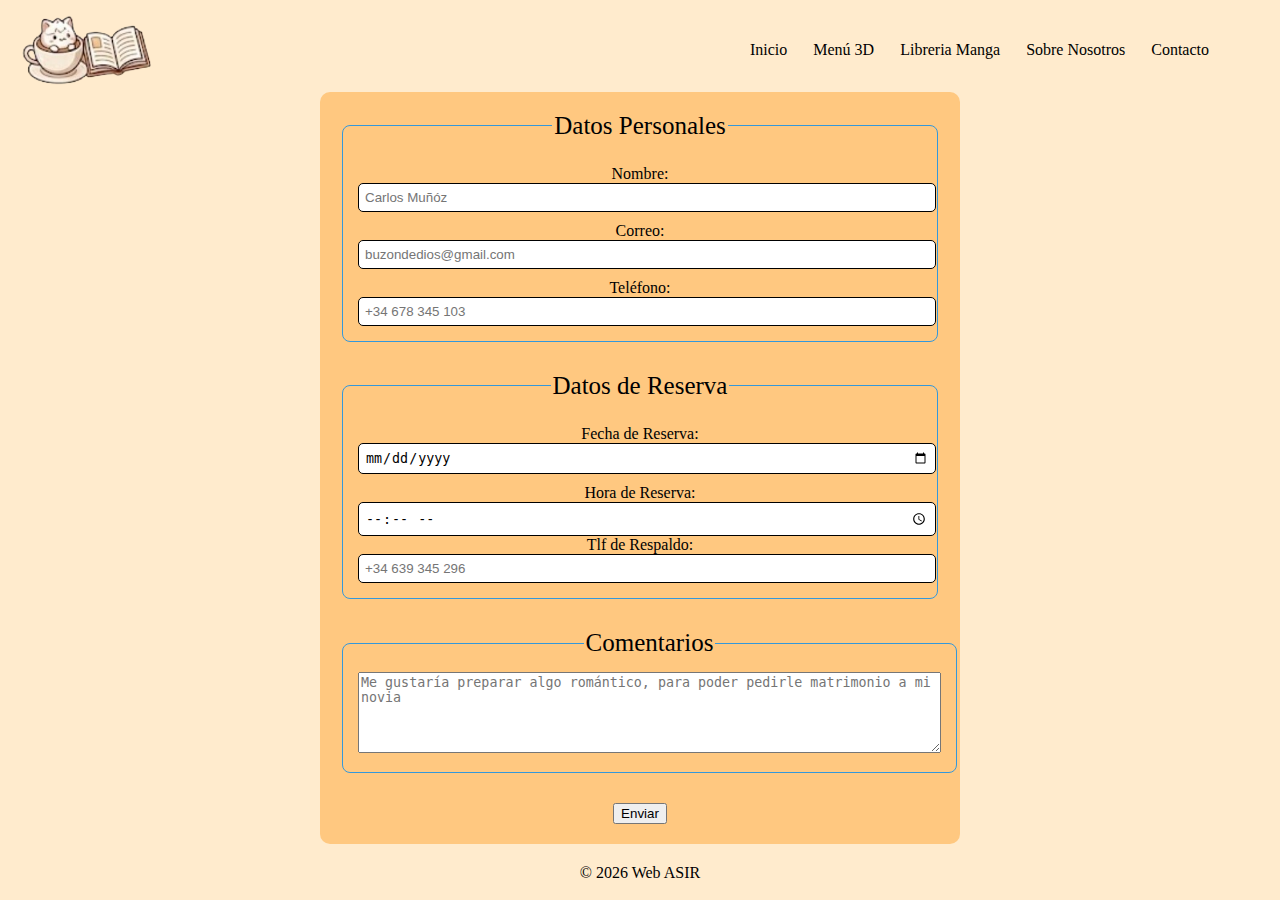
<file: Estudio_practico/others/contacto.html>
<!DOCTYPE html>
<html lang="en">

<head>
    <meta charset="UTF-8">
    <meta name="viewport" content="width=device-width, initial-scale=1.0">
    <link rel="stylesheet" href="../estilo.css">
    <title>Contacto</title>
</head>

<body>
    <header class="cabecera">
        <div class="logo">
            <img src="../img/logo.png" alt="logo">
        </div>
        <nav class="menu">
            <a href="../index.html">Inicio</a>
            <a href="#">Menú 3D</a>
            <a href="#">Libreria Manga</a>
            <a href="#">Sobre Nosotros</a>
            <a href="./contacto.html">Contacto</a>
        </nav>
    </header>

    <section class="formulario">
        <form action="mailto:luisfernandoquemasda@gmail.com" method="post" name="formulario_contacto">
            <!-- Datos del Usuario -->
            <fieldset class="seccion">
                <legend>Datos Personales</legend>
                <label class="campo">
                    Nombre:
                    <input type="text" placeholder="Carlos Muñóz" class="entrada">
                </label>
                <label class="campo">
                    Correo:
                    <input type="email" placeholder="buzondedios@gmail.com" class="entrada">
                </label>
                <label class="campo">
                    Teléfono:
                    <input type="tel" placeholder="+34 678 345 103" class="entrada">
                </label>
            </fieldset>

            <!-- Datos de la Reserva -->
            <fieldset class="seccion">
                <legend>Datos de Reserva</legend>
                <label class="campo">
                    Fecha de Reserva:
                    <input class="entrada" type="date">
                </label>
                <label class="campo">
                    Hora de Reserva:
                    <input class="entrada" type="time">
                </label class="campo">
                <label>
                    Tlf de Respaldo:
                    <input class="entrada" type="tel" placeholder="+34 639 345 296">
                </label>
            </fieldset>

            <!-- Comentarios del Usuraio -->
             <fieldset class="seccion">
                <legend>Comentarios</legend>
                <textarea id="comentarios" rows="5" cols="70" placeholder="Me gustaría preparar algo romántico, para poder pedirle matrimonio a mi novia"></textarea>
             </fieldset>
             <input class="boton_form" type="submit" value="Enviar">
        </form>
    </section>

    <footer>&#169 2026 Web ASIR</footer>
</body>

</html>
</file>
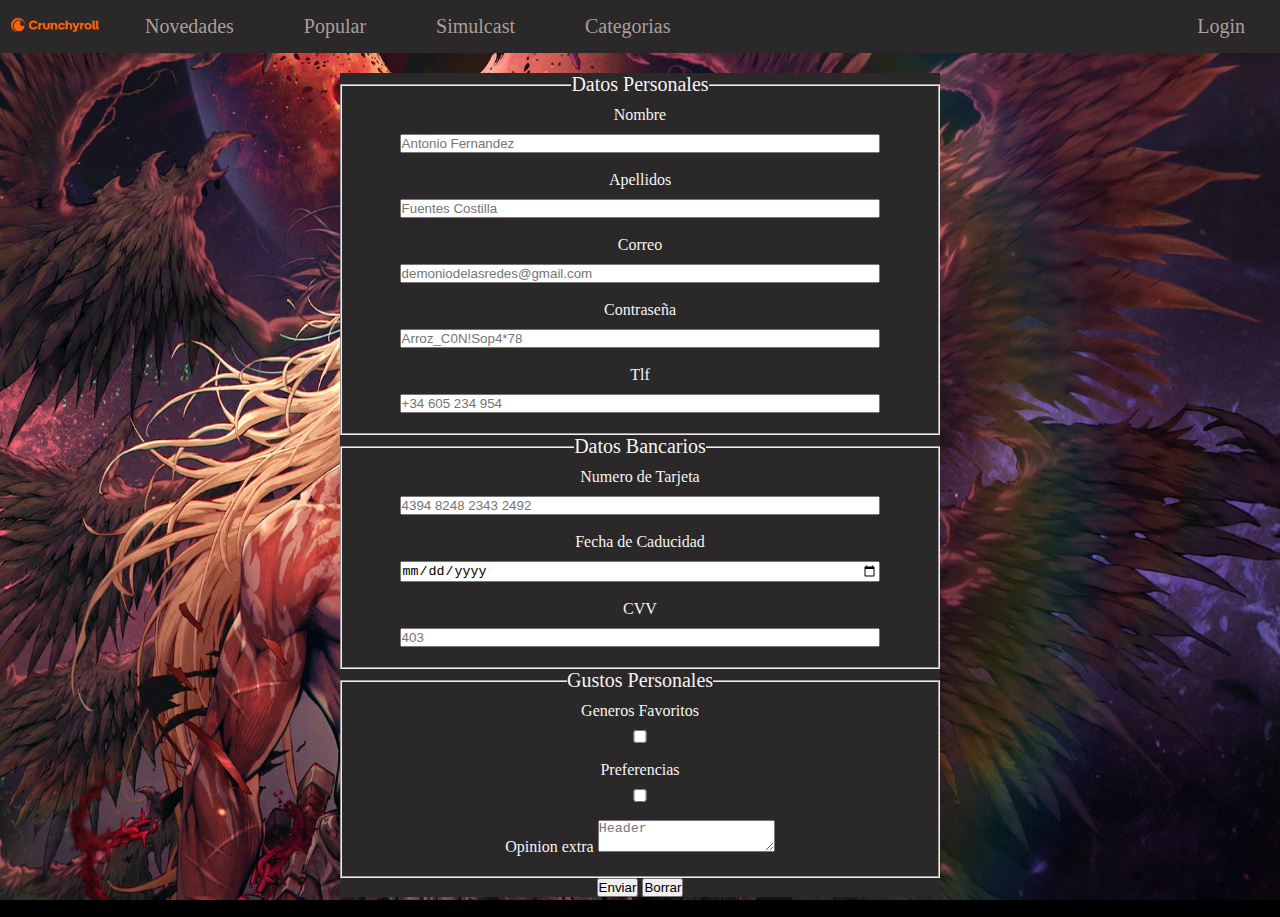
<file: Replica_Crunchyroll/others/login.html>
<!DOCTYPE html>
<html lang="en">

<head>
    <meta charset="UTF-8">
    <meta name="viewport" content="width=device-width, initial-scale=1.0">
    <link rel="stylesheet" href="../crunchyroll.css">
    <link rel="shortcut icon" href="../img/icons8-crunchyroll-48.png" type="image/x-icon">
    <title>Document</title>
</head>

<body class="cuerpo_form">
    <!-- Estructura del Header -->
    <header class="cabecera">
        <img src="../img/crunchyroll-Logo.png" alt="logo">
        <ul>
            <li><a href="../index.html">Novedades</a> </li>
            <li><a href="#">Popular</a> </li>
            <li><a href="#">Simulcast</a> </li>
            <li>
                <a href="#">Categorias</a>
                <ul>
                    <li><a href="#">Ver Todo (A-Z)</a></li>
                    <li><a href="#">Calendario de lanzamiento</a></li>
                    <li><a href="#">Videos musicales y conciertos</a></li>
                </ul>
            </li>
        </ul>

        <ul class="login">
            <li>
                <a href="./others/login.html">Login</a>
            </li>
        </ul>
    </header>

    <!-- Estructura del Formulario -->
    <form action="mailto:alejandro@gmail.com" class="formulario">
        <fieldset class="cajas">
            <legend>Datos Personales</legend>
            Nombre
            <input type="text" class="entrada" placeholder="Antonio Fernandez">
            <br>Apellidos
            <input type="text" class="entrada" placeholder="Fuentes Costilla">
            <br>Correo
            <input type="email" class="entrada" placeholder="demoniodelasredes@gmail.com">
            <br>Contraseña
            <input type="password" class="entrada" placeholder="Arroz_C0N!Sop4*78">
            <br>Tlf
            <input type="tel" class="entrada" placeholder="+34 605 234 954">
        </fieldset>

        <fieldset class="cajas">
            <legend>Datos Bancarios</legend>
            Numero de Tarjeta
            <input type="text" class="entrada" placeholder="4394 8248 2343 2492">
            <br>Fecha de Caducidad
            <input type="date" class="entrada">
            <br>CVV
            <input type="text" class="entrada" placeholder="403">
        </fieldset>
        <fieldset class="cajas">
            <legend>Gustos Personales</legend>
            Generos Favoritos
            <input type="checkbox" class="entrada">
            <br>Preferencias
            <input type="checkbox" class="entrada">
            <br>Opinion extra
            <textarea name="" id="" placeholder="Header"></textarea>
        </fieldset>

        <button type="submit">Enviar</button>
        <button type="reset">Borrar</button>
    </form>
</body>

</html>
</file>
<file: Correcion_Replica_web/estilo.css>
/*fuentes de web*/
@font-face {
    font-family: "hacker";
    src: url(./fonts/hacking.otf);
}

/*Apartados generales*/
body {
    margin: 0px;
    font-family: Arial, Helvetica, sans-serif;
    text-align: center;
    background-image: url(./img/fondo2.jpg);
    background-repeat: no-repeat;
    background-size: 100% 100%;
    background-position: center;
    background-attachment: fixed; /*Hace posible que la img de fondo se quede estatica, incluso si tenemos scroll, el fondo no se desplaza como el contenido, sino que permanece fijo*/
}

.header {
    background-color: rgba(0, 0, 0, 0.85);
    padding: 15px;
    overflow: hidden;
}

/*Logo izquierda*/
.logo {
    float: left;
    color: whitesmoke;
    font-family: "hacker";
    font-size: 26px;
}

/*Menu a la derecha*/
.menu {
    float: right;
}

/*enlaces en horizontal*/
.menu a {
    float: left;/*Esto es clave para hacer el menú*/
    color: white;
    padding: 8px 12px;
    text-decoration: none;
}

.menu a:hover {
    background-color: #444444;
    border: 2px solid white;
}

/*Banner*/
.banner {
    width: 900px;
    margin: 40px auto;
    background-color: rgb(19, 208, 214);
    padding: 40px;
    border-radius: 20px;
}

.titulo {
    font-family: "hacker";
    font-size: 40px;
    color: black;
}

.foto {
    display: block;/*REVISAR PARA QUE SIRVE*/
    width: 250px;
    height: 250px;
    margin: 25px auto;
    border-radius: 50%;
    border: 5px solid black;
    box-shadow: 0 6px 18px rgba(0, 0, 0, 0.85);
    object-fit: cover; /*REVISAR PARA QUE SIRVE*/
}

/*Descripcion*/
.descripcion {
    color: white;
    text-align: center;
}

/*Cards*/
.cards {
    width: 1000px;
    margin: 40px auto;
    text-align: center;
}

.card {
    display: inline-block;/*REVISAR PARA QUE SIRVE*/
    width: 280px;
    margin: 10px;
    padding: 20px;
    background-color: white;
    border: 1px solid #ccc;
    border-radius: 10px;
}

/*botones*/
.btn {
    display: inline-block;
    background-color: black;
    color: whitesmoke;
    padding: 8px 14px;
    text-decoration: none;
}

/*Footer*/
.footer {
    background-color: black;
    color: white;
    padding: 20px;
    margin-top: 40px;
}

/************************************************************/
/*Formulario*/
/************************************************************/
/*ID (Elementos unicos)*/
#tituloFormulario {
    text-align: center;
    color: white;
    background-color: #444444;
    padding: 14px;
    border-radius: 8px;
    margin-top: -10px;
}

#formulario {
    width: 600px;
    margin: 20px auto;
    background-color: white;
    padding: 20px;
    border-radius: 10px;
}

/*===== CLASES (reutilizables) =====*/
.seccion {
    border: 2px solid #3498db;
    background-color: whitesmoke;
    margin-bottom: 15px;
    padding: 15px;
    border-radius: 8px;
}

.seccion legend {
    color: #3498db;
    font-weight: 5px;
}

.campo {
    margin-top: 10px;
    display: block;
}

.entrada {
    width: 100%;
    padding: 6px;
    border: 1px solid #ccc;
    border-radius: 5px;
}

.boton {
    padding: 8px 15px;
    border: none;
    border-radius: 5px;
    color: white;
    cursor: pointer;
}

.enviar {
    background-color: green;
}


.borrar {
    background-color: red;
}


.boton:hover {
    opacity: 0.8;
}

#botones {
    text-align: center;
    margin-top: 15px;
}
</file>
<file: Estudio_practico/estilo.css>
/*Ajustes de Body*/
body {
    background-color:blanchedalmond;
    text-align: center;
    justify-content: left;
}

/*Ajustes de la cabecera*/
.cabecera {
    overflow: hidden;
    margin-bottom: -25px;
}
.logo {
    float: left;
}

.logo img{
    width: 150px;
    height: auto;
}

.menu {
    float: right;
    padding-right: 50px;
}

.menu a {
    float: left;
    padding: 13px;
    margin-top: 20px ;
    text-decoration: none;
    color: black;
}

.menu a:hover {
    color: orange;
    border-bottom: 1px solid;
}

/*Configuracion del Banner*/
.banner {
    background-image: url(./img/banner.png);
    background-position: center;
    background-repeat: no-repeat;
    background-size: 100% 100%;
    display: block;
    height: 600px;
}

.titulo_main {
    color: whitesmoke;
    width: 400px;
    padding: 150px 120px 10px 120px;
}

/*Ajustes de boton*/
.btn {
    margin-top: -100px;
    margin-left: -890px;
    color: black;
    background-color: blanchedalmond;
    padding: 10px;
    border-radius: 15px;
    text-decoration: none;
    text-align: left;
}

.btn:hover {
    background-color:rgb(255, 202, 122);
}
/*Ajustes de cartas*/

.card {
    display: inline-block;
    margin: 10px;
}

.card img {
    width: 300px;
    height: 300px;
    border-radius: 15px;
}

/*Formulario*/
.formulario {
    width: 600px;
    margin: 20px auto;
    background-color: rgb(255, 200, 128);
    padding: 20px;
    border-radius: 10px;
}

.seccion {
    border: 1px solid #3498db;
    background-color: rgb(255, 200, 128);
    margin-bottom: 30px;
    padding: 15px;
    border-radius: 8px;
}

.seccion legend {
    color:black;
    font-size: 25px;
}

.campo {
    margin-top: 10px;
    display: block;
}

.entrada {
    width: 100%;
    padding: 6px;
    border: 1px solid #000000;
    border-radius: 5px;
}
</file>
<file: Replica_Crunchyroll/crunchyroll.css>
/*Fuentes*/
@font-face {
    font-family: "hell";
    src: url(./fonts/RabBrush.ttf);
}

/*Ajustes generales*/
* {
    margin: 0px;
    padding: 0px;
}

/*Ajustes body*/
body {
    background-color: black;
}

/*Ajustes de header*/
.cabecera {
    background-color: rgb(42, 40, 40);
    overflow: hidden;
}

.cabecera img {
    width: 90px;
    height: 50px;
    float: left;
    margin: auto 10px;
}

ul {
    list-style: none;
}

.cabecera li a {
    text-decoration: none;
    color: rgb(170, 159, 159);
    background-color: rgb(42, 40, 40);
    padding: 10px 15px;
    display: block;
    font-size: 20px;
}

.cabecera li {
    float: left;
    margin: 5px 20px;
}

.cabecera li a:hover {
    background-color: rgb(26, 25, 24);
    color: whitesmoke;
}

.cabecera li ul {
    display: none;
    position: absolute;
    min-width: 150px;
}

.cabecera li:hover>ul {
    display: block;
    width: 200px;
}

.cabecera ul li ul li {
    position: relative;
    /*aplicado en apuntes pero no lo hemos dado*/
}

.cabecera ul li ul li {
    right: 20px;
    top: 0px;
}

.login {
    float: right;
}
/*Ajustes de banner*/
.banner {
    background-image: url(./img/hell_paradise.avif);
    background-repeat: no-repeat;
    background-position: center;
    background-size: 100%;
    object-fit: cover;
    overflow: hidden;
}

.contenido {
    width: 40%;
    text-align: justify;
    padding: 100px 0px 100px 50px;
}

.titulo1 {
    font-family: "hell";
    color: whitesmoke;
    font-size: 100px;
}

.texto {
    width: 380px;
    color: white;
    padding-bottom: 20px;
}


.btn {
    text-decoration: none;
    color: black;
    background-color: orangered;
    border: 1px solid black;
    padding: 10px;
}

.btn:hover {
    background-color: rgb(252, 110, 58);
}

/*Ajustes de cartas*/
.titulo2 {
    margin-top: 10px;
    margin-left: 13px;
}

.cards {
    color: whitesmoke;
}

.card {
    display: inline-block;
}

.card img {
    width: 270px;
    float: left;
    padding: 14px;
}

.nombre {
    margin: auto 13px;
}

.letra {
    margin: auto 13px;
    color: grey;
}
/*************************************************/
/*AJUSTES FORMULARIO*/
.cuerpo_form {
    text-align: center;
    background-image: url(./img/formulario1.png);
    background-repeat: no-repeat;
    background-position: center;
    background-size: 100% 100%;
    background-attachment: fixed;
}
.formulario {
    background-color: rgb(42, 40, 40);
    color: whitesmoke;
    margin: 20px auto;
    width: 600px;
}
.cajas{
    padding-bottom: 20px;
}

legend {
    font-size: 20px;
    margin-bottom: 10px;
}

.entrada {
    display: block;
    width: 80%;
    margin: 0px auto;
    margin-top: 10px ;
}
</file>
<file: BMW/estilo.css>
body {
    background-image: url(./img/BMWfrontaltop.jpg);
    background-size: cover;
    height: 100vh;
    margin: auto;
}

.contenido_tabla {
    background-color: black;
    width: 400px;
    height: 400px;
    border-radius: 50%;
    border: 4px solid #8e8e8e;
    margin: 15vh auto;
}

table {
    height: 100vh;
    margin: 15% auto;
    width: 70%;
    height: 70%;
    border-spacing: 0px;
    border-radius: 50%;
    overflow: hidden;
    border: 2px solid white;
}

td {
    width: 50%;
    height: 50%;
    padding: 0px;
}


.azul_izq { background-color: #3c62ae; }
.blanco_der { background-color: #f5f5f5; }
.blanco_izq { background-color: #f5f5f5; }
.azul_der { background-color: #3c62ae; }
</file>
<file: Tetris/estilo.css>
@font-face {
    font-family: tetris;
    src: url(./fonts/Tetris.ttf);
}

table {
    margin: auto;
    background-color: #000;
}

body {
    background-image: url(./img/fondo.jpg);
    background-size: cover;
    font-family: Tetris;
    font-size: 20px;
    color: whitesmoke;
}

td {
    border: 5px;
    background-color: grey;
    border-color:grey;
    border-style: outset;
    width: 20px;
    height: 20px;
}

#amarillo {
    background-color: #FFFF00;
    border-color:#FFFF00;
}


#naranja {
    background-color: #f99f0d;
    border-color:#f99f0d;
}

#azulclaro {
    background-color: #22ebf9;
    border-color:#22ebf9;
}

#azuloscuro {
    background-color: blue;
    border-color:blue;
}

#verde {
    background-color: #a1f30a;
    border-color:#a1f30a;
}


#rojo {
    background-color: red;
    border-color:red;
}


#morado {
    background-color: #61108c;
    border-color:#61108c;
}


#vacio {
    background-color: transparent;
    border: none;
}
</file>
